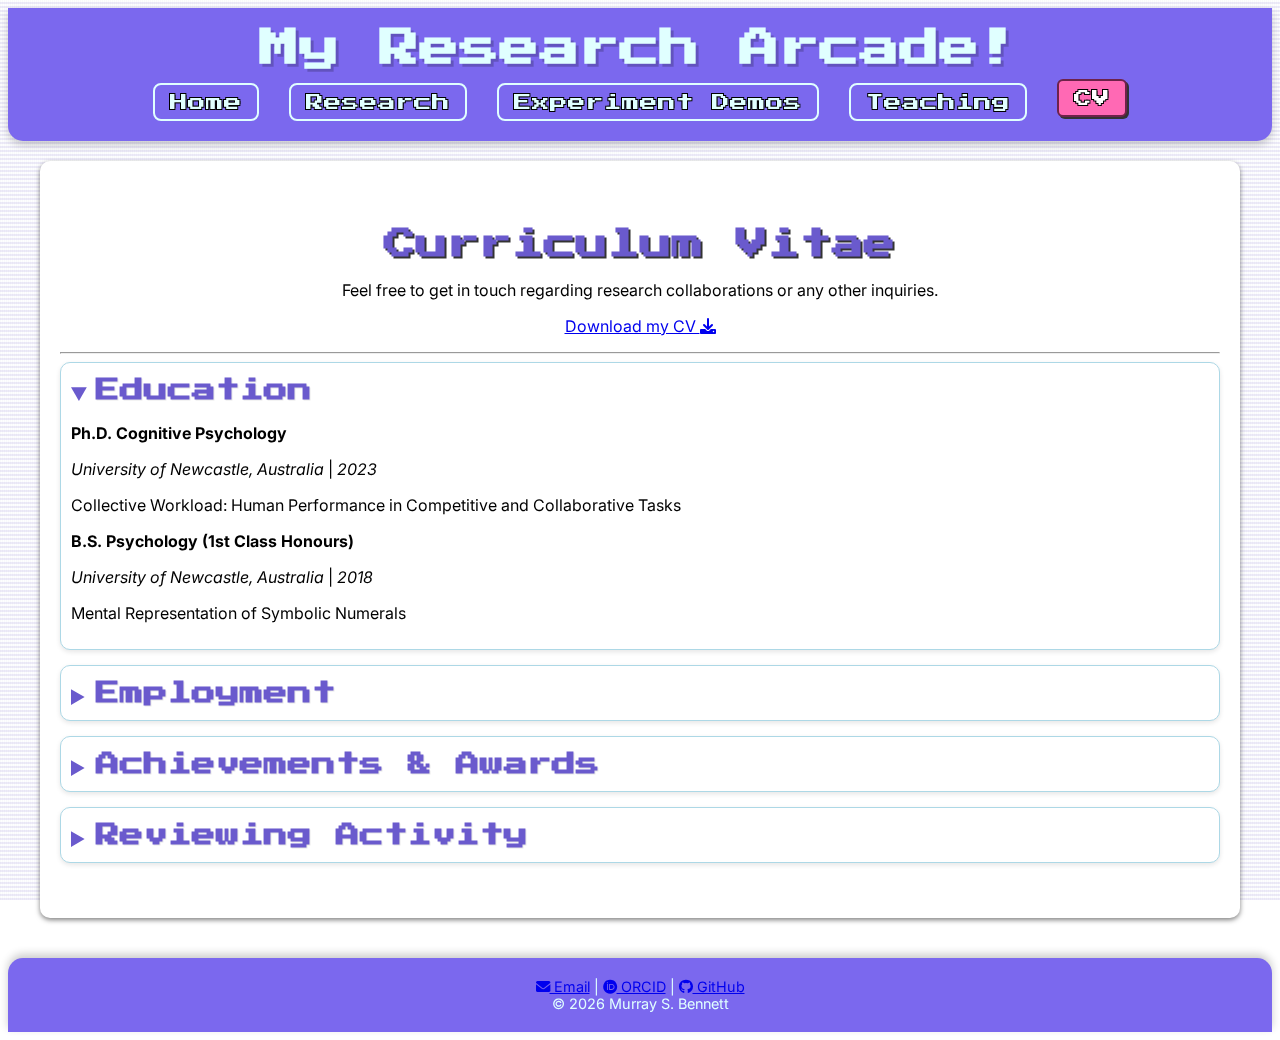
<file: frontend/cv.html>
<!DOCTYPE html>
<html lang="en">
  <head>
    <meta charset="UTF-8" />
    <meta name="viewport" content="width=device-width, initial-scale=1.0" />
    <title>Murray S. Bennett - CV</title>
    <!-- Link to Google Fonts for the clean body text (load first) -->
    <link
      href="https://fonts.googleapis.com/css2?family=Inter:wght@400;700&display=swap"
      rel="stylesheet"
    />
    <!-- Link to Google Fonts for the retro arcade style (load second) -->
    <link
      href="https://fonts.googleapis.com/css2?family=Press+Start+2P&display=swap"
      rel="stylesheet"
    />
    <!-- Link to your custom CSS file -->
    <link rel="stylesheet" href="css/style.css" />
    <!-- Link to Font Awesome for icons -->
    <link
      rel="stylesheet"
      href="https://cdnjs.cloudflare.com/ajax/libs/font-awesome/6.0.0/css/all.min.css"
      xintegrity="sha512-9usAa10IRO0HhonpyAIVpjrylPvoDwiPUiKdWk5t3PyolY1cOd4DSE0Ga+ri4AuTroPR5aQvXU9xC6qOPnzFeg=="
      crossorigin="anonymous"
      referrerpolicy="no-referrer"
    />
  </head>
  <body>
    <header>
      <h1>My Research Arcade!</h1>
      <nav>
        <ul>
          <li><a href="index.html">Home</a></li>
          <li><a href="research.html">Research</a></li>
          <li><a href="experiments.html">Experiment Demos</a></li>
          <li><a href="teaching.html">Teaching</a></li>
          <li><a href="cv.html" class="active">CV</a></li>
        </ul>
      </nav>
    </header>

    <div class="container">
      <section id="cv-content">
        <h2 style="text-align: center">Curriculum Vitae</h2>
        <p style="text-align: center">
          Feel free to get in touch regarding research collaborations or any
          other inquiries.
        </p>
        <p style="text-align: center">
          <a
            href="./assets/documents/MurrayBennettCV.pdf"
            download
            class="button"
            >Download my CV <i class="fas fa-download"></i
          ></a>
        </p>

        <hr />

        <details open>
          <summary>Education</summary>
          <div class="cv-section">
            <p><strong>Ph.D. Cognitive Psychology</strong></p>
            <p><em>University of Newcastle, Australia</em> | <em>2023</em></p>
            <p>
              Collective Workload: Human Performance in Competitive and
              Collaborative Tasks
            </p>
          </div>
          <div class="cv-section">
            <p><strong>B.S. Psychology (1st Class Honours)</strong></p>
            <p><em>University of Newcastle, Australia</em> | <em>2018</em></p>
            <p>Mental Representation of Symbolic Numerals</p>
          </div>
        </details>

        <details>
          <summary>Employment</summary>
          <div class="cv-section">
            <p>
              <strong>Postdoctoral Scholar</strong> <em>(2024 - Present)</em>
            </p>
            <p><em>Department of Psychology, The Ohio State University</em></p>
            <p>Human social judgements and AI confidence</p>
          </div>
          <div class="cv-section">
            <p>
              <strong>Postdoctoral Researcher</strong> <em>(2022 - 2024)</em>
            </p>
            <p>
              <em>Psychology Department, University of Texas at San Antonio</em>
            </p>
            <p>Human and AI perception for melanoma identification</p>
          </div>
          <div class="cv-section">
            <p><strong>Data Analyst</strong> <em>(2021-2022)</em></p>
            <p><em>Hunter New England Health Local Health District</em></p>
            <p>FluTracking and COVID-19 Survey, Australia</p>
          </div>
        </details>

        <details>
          <summary>Achievements & Awards</summary>
          <div class="cv-section">
            <p>
              <strong>2024:</strong> Best presentation People's Choice Award,
              Virtual Mathematical Psychology Conference
            </p>
            <p>
              <strong>2023:</strong> Best poster presentation, UT Health
              Postdoctoral Research Forum
            </p>
            <p>
              <strong>2019:</strong> Summer research internship, University of
              Newcastle's Center for Brain and Mental Health
            </p>
            <p>
              <strong>2018:</strong> Best presentation award, University of
              Newcastle Student Research Conference
            </p>
            <p>
              <strong>2018:</strong> Faculty of Science Commendation List,
              University of Newcastle
            </p>
          </div>
        </details>

        <!-- <details>
          <summary>Select Recent Publications</summary>
          <div class="cv-section">
            <h3>Journal Publications</h3>
            <ul>
              <li>
                Gronau, Q. F., Bennett, M. S., & Houpt, J. W. (2023). A dynamic
                causal response efficiency model for sequential decision-making.
                <em>Journal of Mathematical Psychology.</em>
              </li>
              <li>
                Bennett, M. S., Eidels, A., & Brown, S. D. (2023). Collective
                workload: Human performance in competitive and collaborative
                tasks.
                <em
                  >Journal of Experimental Psychology: Human Perception and
                  Performance.</em
                >
              </li>
              <li>
                Bennett, M. S., Eidels, A., & Brown, S. D. (2022). Human-machine
                systems: Collective workload in competitive and collaborative
                tasks. <em>Frontiers in Psychology.</em>
              </li>
            </ul>

            <h3>In Preparation or Under Review</h3>
            <ul>
              <li>
                Bennett, M. S., et al. (2025). Title of manuscript in
                preparation...
              </li>
            </ul>

            <h3>Conference Proceedings</h3>
            <ul>
              <li>
                Hedley, L. K., Bennett, M. S., & Eidels, A. (2023). The
                relationship between collective workload and team performance.
                <em
                  >Proceedings of the Annual Meeting of the Cognitive Science
                  Society.</em
                >
              </li>
            </ul>
          </div>
        </details> -->

        <details>
          <summary>Reviewing Activity</summary>
          <div class="cv-section">
            <p style="text-align: center">
              <strong>Open to review</strong>
            </p>
            <h3>Peer Reviewer</h3>
            <ul>
              <li>Cognitive Research: Principles and Implications</li>
              <li>Computational Brain and Behaviour</li>
              <li>Topics in Cognitive Science</li>
              <li>Communications Psychology</li>
            </ul>
          </div>
        </details>
      </section>
    </div>

    <footer>
      <p>
        <a href="mailto:bennett.1755@osu.edu"
          ><i class="fas fa-envelope"></i> Email</a
        >
        |
        <a href="https://orcid.org/0000-0001-7309-4915" target="_blank"
          ><i class="fab fa-orcid"></i> ORCID</a
        >
        |
        <a href="https://github.com/MurraySBennett" target="_blank"
          ><i class="fab fa-github"></i> GitHub</a
        >
      </p>
      <p>&copy; <span id="current-year"></span> Murray S. Bennett</p>
    </footer>

    <script>
      document.getElementById("current-year").textContent =
        new Date().getFullYear();
    </script>
  </body>
</html>
</file>
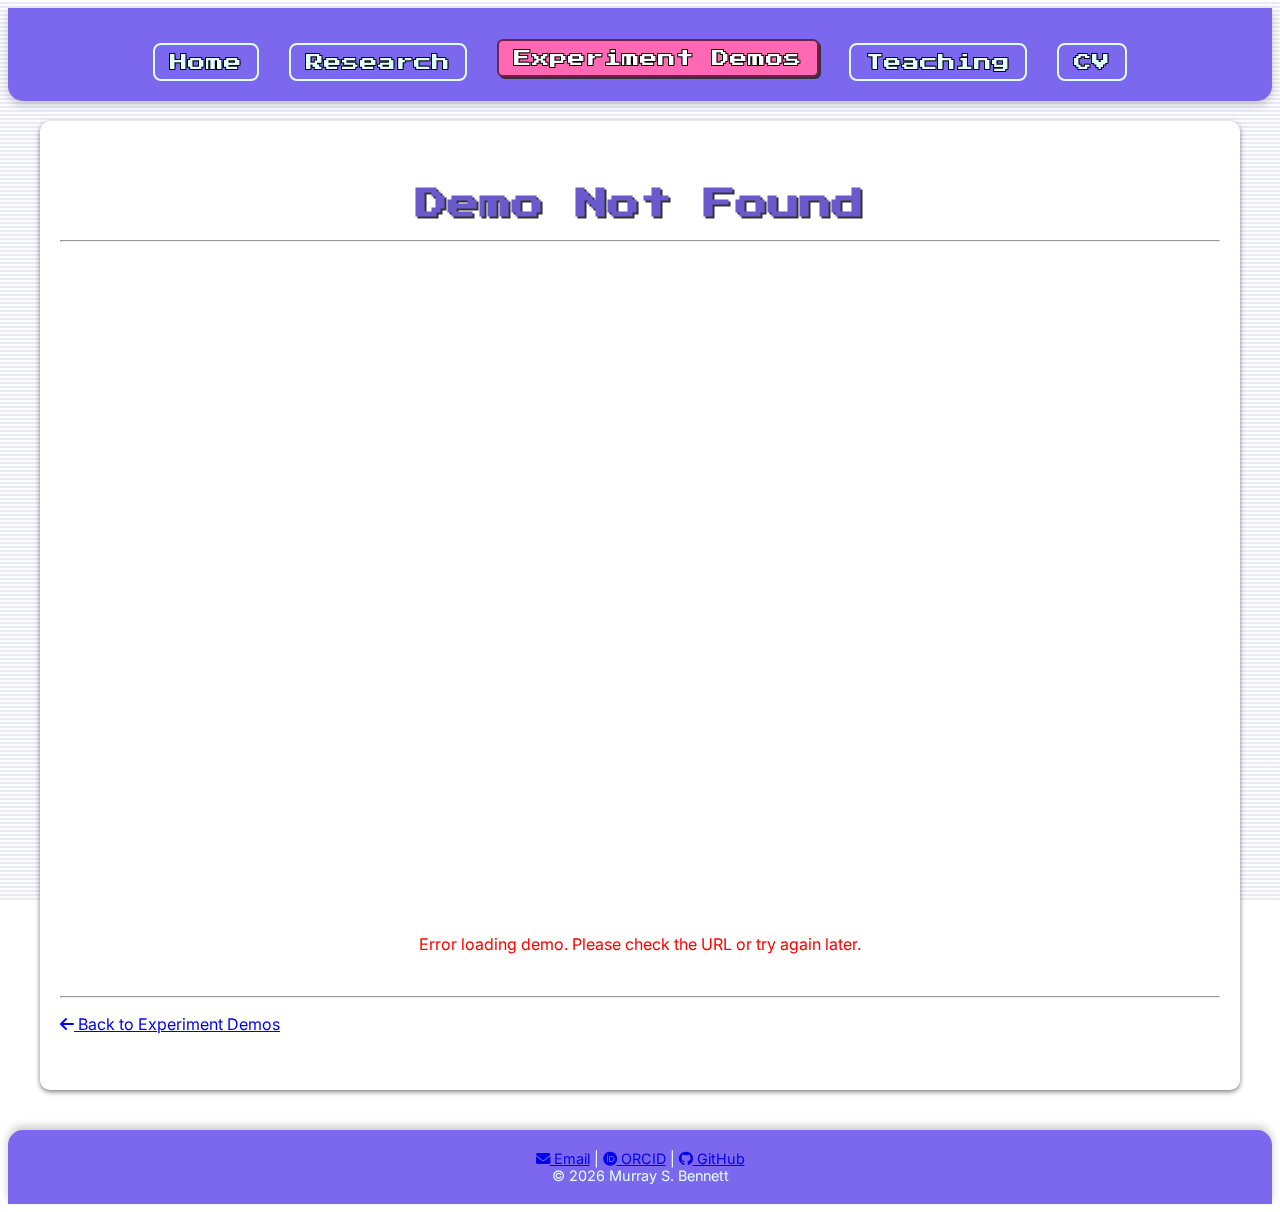
<file: frontend/experiment-demo-viewer.html>
<!DOCTYPE html>
<html lang="en">
  <head>
    <meta charset="UTF-8" />
    <meta name="viewport" content="width=device-width, initial-scale=1.0" />
    <title>Experiment Demo - Murray S. Bennett</title>
    <link
      href="https://fonts.googleapis.com/css2?family=Inter:wght@400;700&display=swap"
      rel="stylesheet"
    />
    <link
      href="https://fonts.googleapis.com/css2?family=Press+Start+2P&display=swap"
      rel="stylesheet"
    />
    <link rel="stylesheet" href="css/style.css" />
    <link
      rel="stylesheet"
      href="https://cdnjs.cloudflare.com/ajax/libs/font-awesome/6.0.0/css/all.min.css"
      xintegrity="sha512-9usAa10IRO0HhonpyAIVpjrylPvoDwiPUiKdWk5t3PyolY1cOd4DSE0Ga+ri4AuTroPR5aQvXU9xC6qOPnzFeg=="
      crossorigin="anonymous"
      referrerpolicy="no-referrer"
    />
  </head>
  <body>
    <header>
      <!-- <h1>My Research Arcade!</h1> -->
      <nav>
        <ul>
          <li><a href="index.html">Home</a></li>
          <li><a href="research.html">Research</a></li>
          <li>
            <a href="experiments.html" class="active">Experiment Demos</a>
          </li>
          <li><a href="teaching.html">Teaching</a></li>
          <li><a href="cv.html">CV</a></li>
        </ul>
      </nav>
    </header>

    <div class="container">
      <section id="demo-viewer-content">
        <h2 id="demo-title">Loading Demo...</h2>
        <hr />
        <br />
        <div
          id="demo-area"
          style="
            min-height: 650px;
            display: flex;
            justify-content: center;
            align-items: center;
          "
        >
          <p>Please wait while the demo loads...</p>
        </div>
        <div
          id="demo-error"
          style="display: none; color: red; text-align: center"
        >
          <p>Error loading demo. Please check the URL or try again later.</p>
        </div>
        <br />
        <hr />
        <p>
          <a href="experiments.html"
            ><i class="fas fa-arrow-left"></i> Back to Experiment Demos</a
          >
        </p>
      </section>
    </div>

    <footer>
      <p>
        <a href="mailto:bennett.1755@osu.edu"
          ><i class="fas fa-envelope"></i> Email</a
        >
        |
        <a href="https://orcid.org/0000-0001-7309-4915" target="_blank"
          ><i class="fab fa-orcid"></i> ORCID</a
        >
        |
        <a href="https://github.com/MurraySBennett" target="_blank"
          ><i class="fab fa-github"></i> GitHub</a
        >
      </p>
      <p>&copy; <span id="current-year"></span> Murray S. Bennett</p>
    </footer>

    <!-- Link to the JavaScript file that will load the specific demo -->
    <script src="js/experiment-demo-loader.js"></script>
    <script>
      document.getElementById("current-year").textContent =
        new Date().getFullYear();
    </script>
  </body>
</html>
</file>
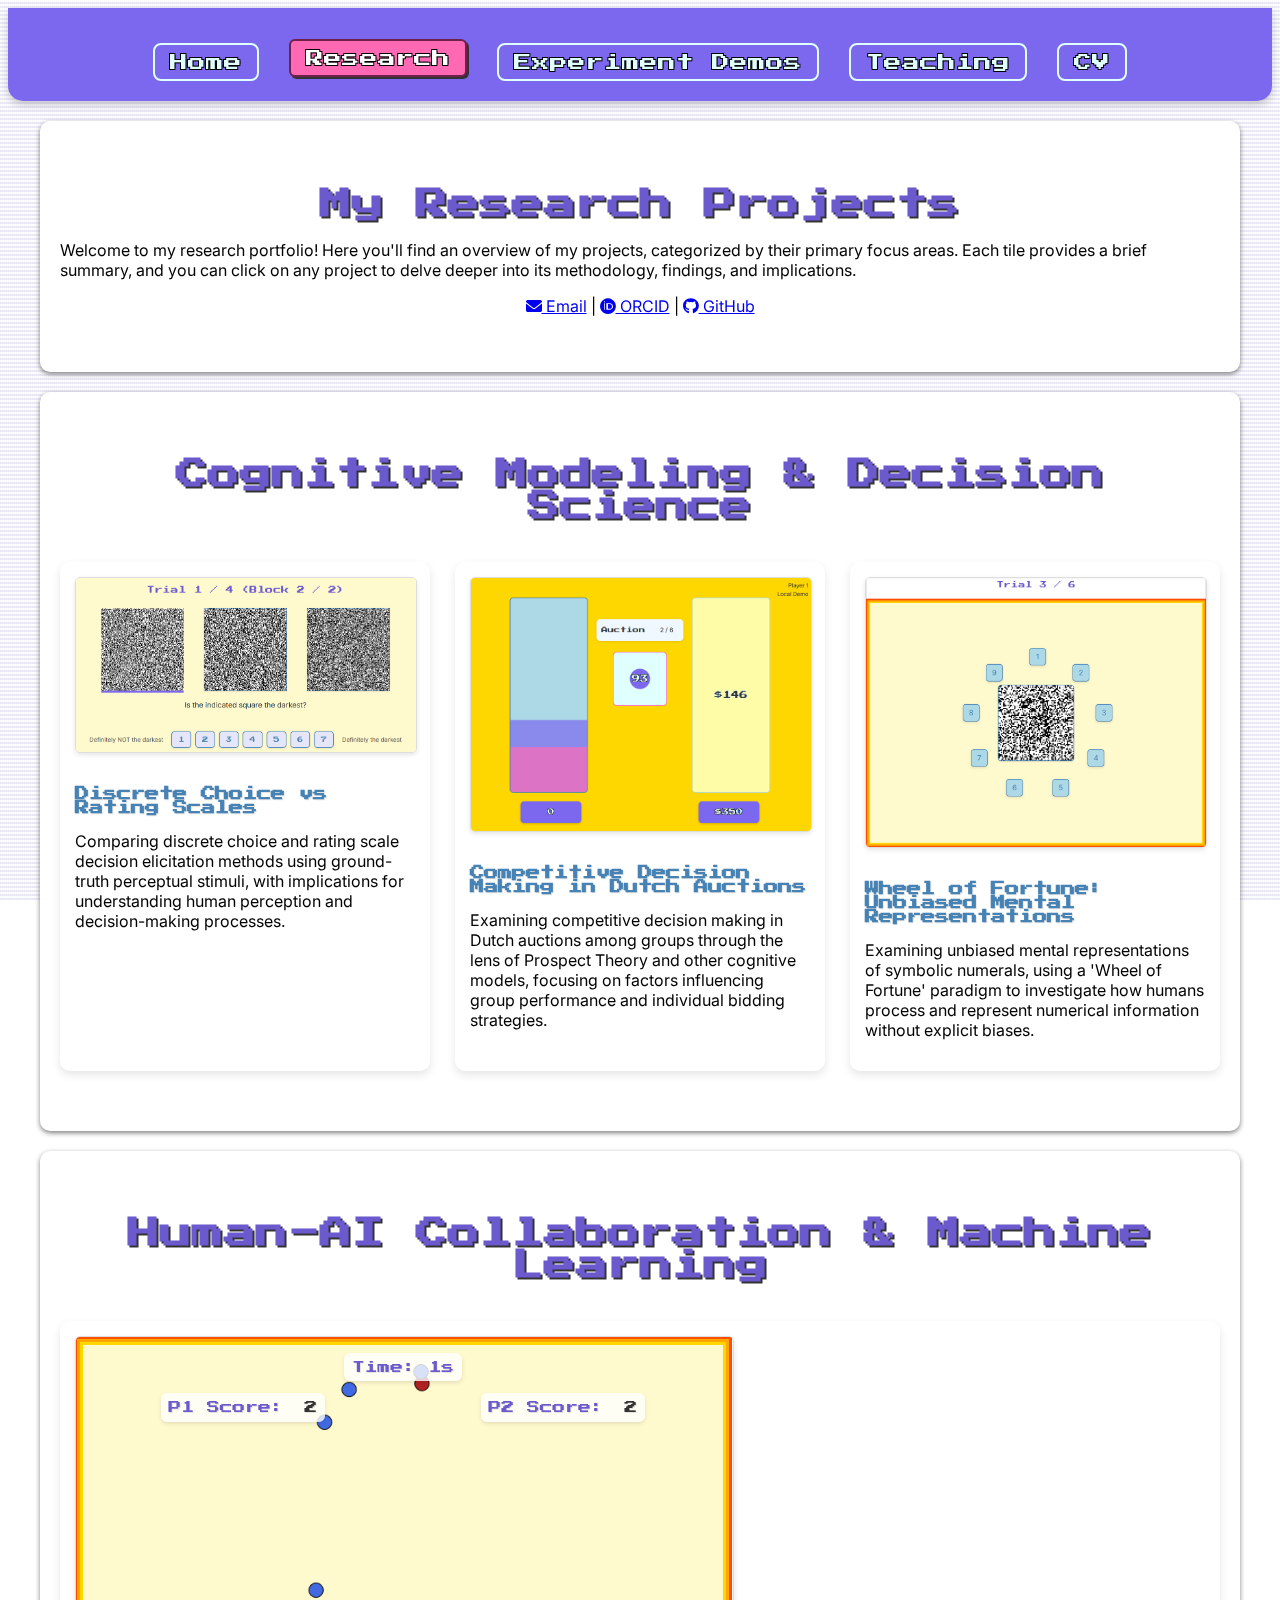
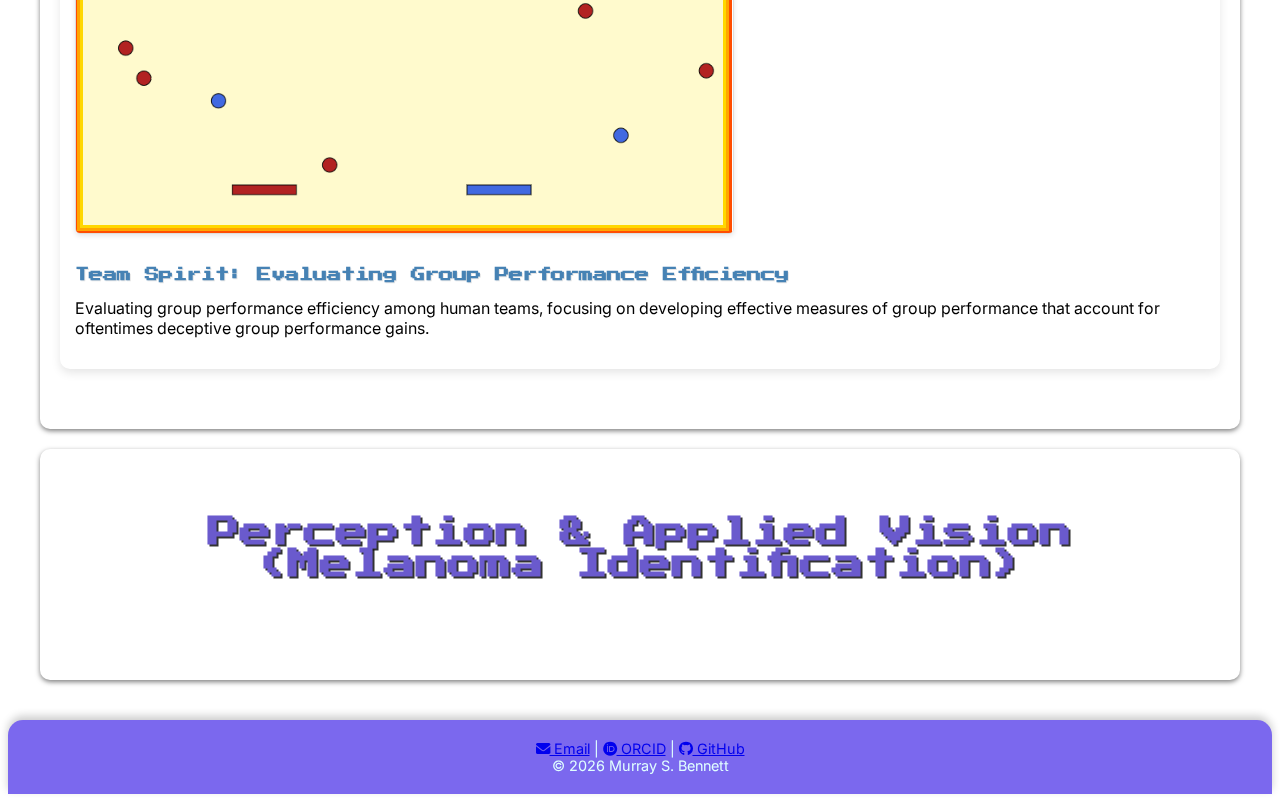
<file: frontend/research.html>
<!DOCTYPE html>
<html lang="en">
  <head>
    <meta charset="UTF-8" />
    <meta name="viewport" content="width=device-width, initial-scale=1.0" />
    <title>Murray S. Bennett - Research</title>
    <link
      href="https://fonts.googleapis.com/css2?family=Inter:wght@400;700&display=swap"
      rel="stylesheet"
    />
    <link
      href="https://fonts.googleapis.com/css2?family=Press+Start+2P&display=swap"
      rel="stylesheet"
    />
    <link rel="stylesheet" href="css/style.css" />
    <link
      rel="stylesheet"
      href="https://cdnjs.cloudflare.com/ajax/libs/font-awesome/6.0.0/css/all.min.css"
      xintegrity="sha512-9usAa10IRO0HhonpyAIVpjrylPvoDwiPUiKdWk5t3PyolY1cOd4DSE0Ga+ri4AuTroPR5aQvXU9xC6qOPnzFeg=="
      crossorigin="anonymous"
      referrerpolicy="no-referrer"
    />
  </head>
  <body>
    <header>
      <!-- <h1>My Research Arcade!</h1> -->
      <nav>
        <ul>
          <li><a href="index.html">Home</a></li>
          <li><a href="research.html" class="active">Research</a></li>
          <li><a href="experiments.html">Experiment Demos</a></li>
          <li><a href="teaching.html">Teaching</a></li>
          <li><a href="cv.html">CV</a></li>
        </ul>
      </nav>
    </header>

    <div class="container">
      <section id="research-intro">
        <h2>My Research Projects</h2>
        <p>
          Welcome to my research portfolio! Here you'll find an overview of my
          projects, categorized by their primary focus areas. Each tile provides
          a brief summary, and you can click on any project to delve deeper into
          its methodology, findings, and implications.
        </p>
        <p style="text-align: center">
          <a href="mailto:bennett.1755@osu.edu"
            ><i class="fas fa-envelope"></i> Email</a
          >
          |
          <a href="https://orcid.org/0000-0001-7309-4915" target="_blank"
            ><i class="fab fa-orcid"></i> ORCID</a
          >
          |
          <a href="https://github.com/MurraySBennett" target="_blank"
            ><i class="fab fa-github"></i> GitHub</a
          >
        </p>
      </section>

      <section id="cognitive-modeling-section">
        <h2>Cognitive Modeling & Decision Science</h2>
        <div class="research-grid">
          <!-- <a
            href="project-detail.html?id=censoring-accumulator-models"
            class="research-tile"
          >
            <img
              src="https://placehold.co/300x200/ADD8E6/4682B4?text=Censoring+EAMs"
              alt="Censoring Accumulator Models Summary"
            />
            <h3>Censoring Accumulator Models</h3>
            <p>
              Examining censoring methods for response time data in evidence
              accumulation models (EAMs) to improve the accuracy and
              interpretability of cognitive insights.
            </p>
          </a> -->
          <a
            href="project-detail.html?id=discrete-choice-rating"
            class="research-tile"
          >
            <img
              src="assets/images/project-icons/dc-rs-demo.png"
              alt="Discrete Choice vs Rating Scale Summary"
            />
            <h3>Discrete Choice vs Rating Scales</h3>
            <p>
              Comparing discrete choice and rating scale decision elicitation
              methods using ground-truth perceptual stimuli, with implications
              for understanding human perception and decision-making processes.
            </p>
          </a>
          <a href="project-detail.html?id=dutch-auction" class="research-tile">
            <img
              src="assets/images/project-icons/dutch-auction-demo.png"
              alt="Dutch Auction Summary"
            />
            <h3>Competitive Decision Making in Dutch Auctions</h3>
            <p>
              Examining competitive decision making in Dutch auctions among
              groups through the lens of Prospect Theory and other cognitive
              models, focusing on factors influencing group performance and
              individual bidding strategies.
            </p>
          </a>
          <!-- <a href="project-detail.html?id=noisy-grt" class="research-tile">
            <img
              src="https://placehold.co/300x200/ADD8E6/4682B4?text=Noisy+GRT"
              alt="Noisy GRT Summary"
            />
            <h3>Noisy General Recognition Theory (GRT)</h3>
            <p>
              Developing General Recognition Theory (GRT) models that explicitly
              incorporate noise and dimensional collapse, providing a more
              nuanced understanding of perceptual decision-making, particularly
              relevant for complex stimuli like medical images.
            </p>
          </a> -->
          <a
            href="project-detail.html?id=wheel-of-fortune"
            class="research-tile"
          >
            <img
              src="assets/images/project-icons/wheel-of-fortune-demo.png"
              alt="Wheel of Fortune Summary"
            />
            <h3>Wheel of Fortune: Unbiased Mental Representations</h3>
            <p>
              Examining unbiased mental representations of symbolic numerals,
              using a 'Wheel of Fortune' paradigm to investigate how humans
              process and represent numerical information without explicit
              biases.
            </p>
          </a>
          <!-- <a
            href="project-detail.html?id=implicit-attitudes"
            class="research-tile"
          >
            <img
              src="https://placehold.co/300x200/ADD8E6/4682B4?text=Implicit+Attitudes"
              alt="Implicit Attitudes Task Summary"
            />
            <h3>Implicit Attitudes Task (IAT) Processing Independence</h3>
            <p>
              Empirically testing processing independence in the Implicit
              Attitudes Task (IAT), a widely used measure in social psychology,
              to refine our understanding of automatic cognitive processes.
            </p>
          </a> -->
        </div>
      </section>

      <section id="human-ai-ml-section">
        <h2>Human-AI Collaboration & Machine Learning</h2>
        <div class="research-grid">
          <a href="project-detail.html?id=team-spirit-hh" class="research-tile">
            <img
              src="assets/images/project-icons/team-spirit-demo.png"
              alt="Team Spirit: Human teams summary"
            />
            <h3>Team Spirit: Evaluating Group Performance Efficiency</h3>
            <p>
              Evaluating group performance efficiency among human teams,
              focusing on developing effective measures of group performance
              that account for oftentimes deceptive group performance gains.
            </p>
          </a>
          <!-- <a href="project-detail.html?id=confidnet" class="research-tile">
            <img
              src="https://placehold.co/300x200/FF69B4/FFF?text=ConfidNet"
              alt="ConfidNet Summary"
            />
            <h3>
              ConfidNet: Confidence Estimation for Melanoma Classification
            </h3>
            <p>
              Generating and evaluating confidence estimates for melanoma
              classification from AI models, focusing on how these estimates can
              foster more robust and transparent human-AI collaboration in
              medical diagnosis.
            </p>
          </a> -->
          <!-- <a href="project-detail.html?id=cdnn-knn" class="research-tile">
            <img
              src="https://placehold.co/300x200/FF69B4/FFF?text=CDNN+kNN"
              alt="CDNN Decisions with kNN Similarity Summary"
            />
            <h3>CDNN Decisions with kNN Similarity</h3>
            <p>
              Analyzing decisions from a CDNN (Convolutional Deep Neural
              Network) based on kNN (k-Nearest Neighbors) similarity metrics
              across various activation layers, providing insights into AI's
              internal representations for melanoma identification.
            </p>
          </a> -->
          <!-- <a
            href="project-detail.html?id=melnet-training"
            class="research-tile"
          >
            <img
              src="https://placehold.co/300x200/FF69B4/FFF?text=MelNet+Training"
              alt="MelNet Training Summary"
            />
            <h3>MelNet: Training Human Perceptual Expertise</h3>
            <p>
              Training human perceptual expertise using CDNN (Convolutional Deep
              Neural Network) activations, aiming to transfer AI insights to
              human learners for improved melanoma identification.
            </p>
          </a> -->
        </div>
      </section>

      <section id="perception-applied-vision-section">
        <h2>Perception & Applied Vision (Melanoma Identification)</h2>
        <div class="research-grid">
          <!-- <a
            href="project-detail.html?id=abc-feature-rating"
            class="research-tile"
          >
            <img
              src="https://placehold.co/300x200/ADD8E6/4682B4?text=ABC+Features"
              alt="ABC Feature Rating Summary"
            />
            <h3>ABC Feature Rating for Melanoma</h3>
            <p>
              Developing a continuous quantitative measure of the perceptual
              strength of shape asymmetry, border irregularity, and color
              variance (ABC features) for melanoma identification, crucial for
              both human and AI diagnostic accuracy.
            </p>
          </a> -->
          <!-- <a
            href="project-detail.html?id=abc-feature-interactions"
            class="research-tile"
          >
            <img
              src="https://placehold.co/300x200/ADD8E6/4682B4?text=ABC+Interactions"
              alt="ABC Feature Interactions Summary"
            />
            <h3>ABC Feature Interactions in Melanoma Identification</h3>
            <p>
              Evaluating perceptual interactions among ABC features in melanoma
              identification, investigating how the combination of asymmetry,
              border irregularity, and color variance influences diagnostic
              judgments.
            </p>
          </a> -->
        </div>
      </section>
    </div>

    <footer>
      <p>
        <a href="mailto:bennett.1755@osu.edu"
          ><i class="fas fa-envelope"></i> Email</a
        >
        |
        <a href="https://orcid.org/0000-0001-7309-4915" target="_blank"
          ><i class="fab fa-orcid"></i> ORCID</a
        >
        |
        <a href="https://github.com/MurraySBennett" target="_blank"
          ><i class="fab fa-github"></i> GitHub</a
        >
      </p>
      <p>&copy; <span id="current-year"></span> Murray S. Bennett</p>
    </footer>

    <script>
      document.getElementById("current-year").textContent =
        new Date().getFullYear();
    </script>
  </body>
</html>
</file>
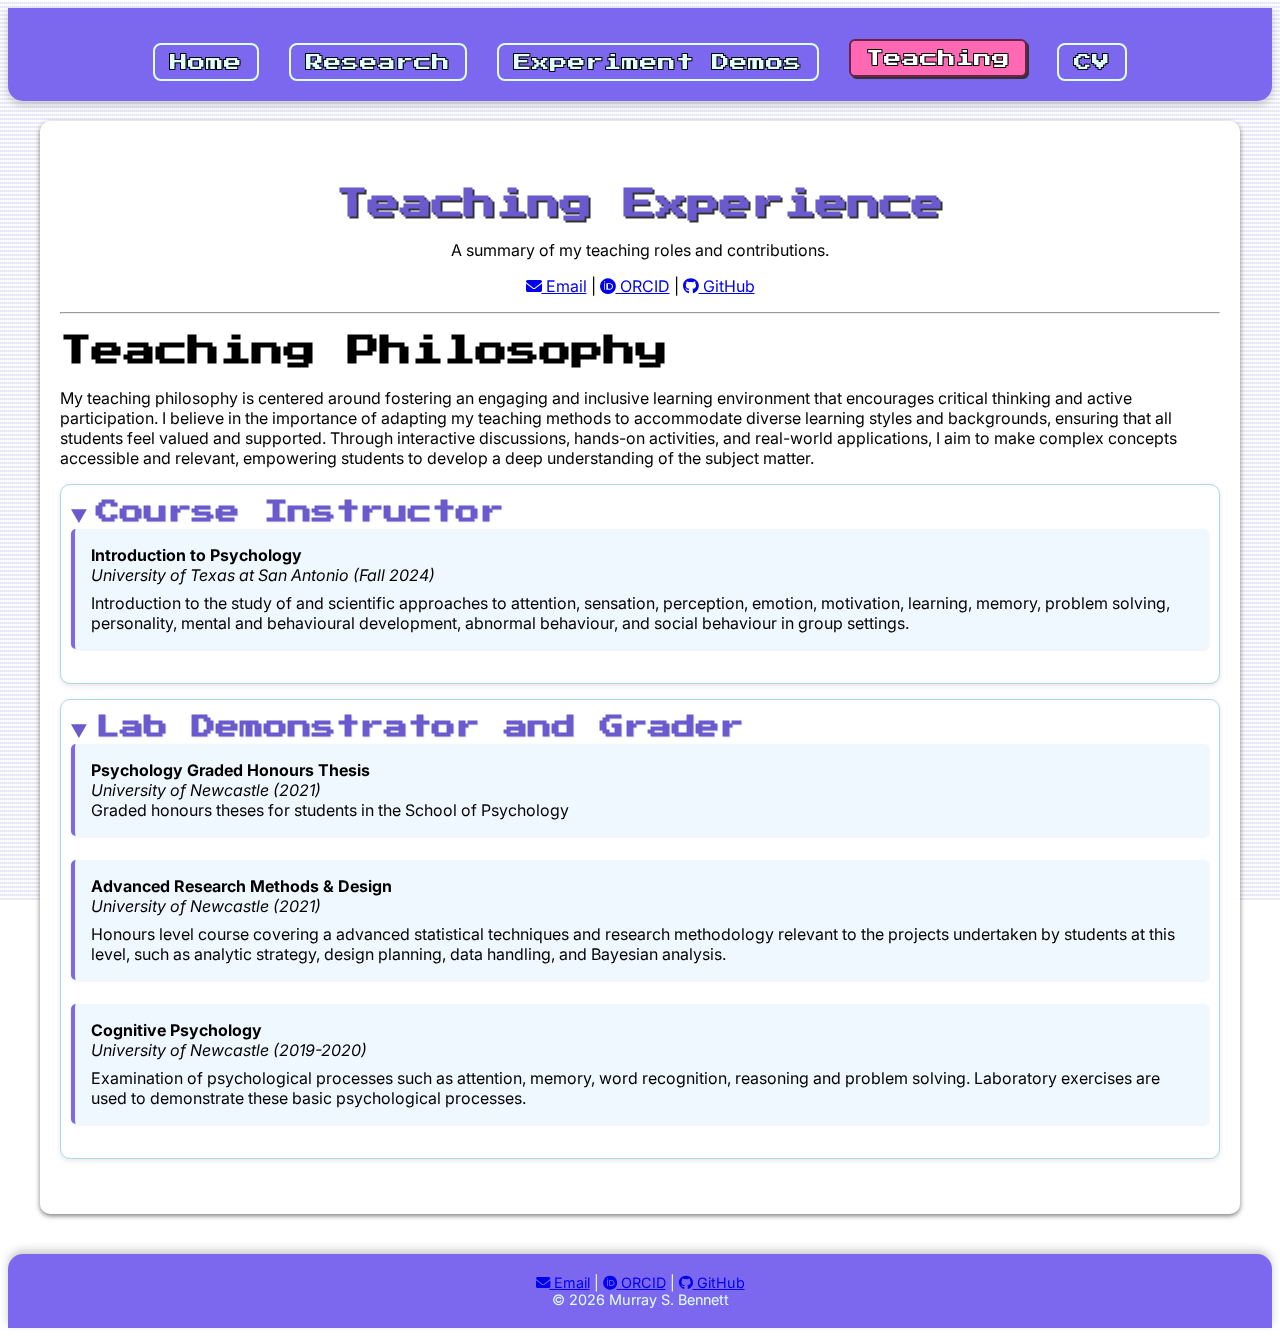
<file: frontend/teaching.html>
<!DOCTYPE html>
<html lang="en">
  <head>
    <meta charset="UTF-8" />
    <meta name="viewport" content="width=device-width, initial-scale=1.0" />
    <title>Murray S. Bennett - Teaching Experience</title>
    <!-- Link to Google Fonts for the clean body text (load first) -->
    <link
      href="https://fonts.googleapis.com/css2?family=Inter:wght@400;700&display=swap"
      rel="stylesheet"
    />
    <!-- Link to Google Fonts for the retro arcade style (load second) -->
    <link
      href="https://fonts.googleapis.com/css2?family=Press+Start+2P&display=swap"
      rel="stylesheet"
    />
    <!-- Link to your custom CSS file -->
    <link rel="stylesheet" href="css/style.css" />
    <!-- Link to Font Awesome for icons -->
    <link
      rel="stylesheet"
      href="https://cdnjs.cloudflare.com/ajax/libs/font-awesome/6.0.0/css/all.min.css"
      xintegrity="sha512-9usAa10IRO0HhonpyAIVpjrylPvoDwiPUiKdWk5t3PyolY1cOd4DSE0Ga+ri4AuTroPR5aQvXU9xC6qOPnzFeg=="
      crossorigin="anonymous"
      referrerpolicy="no-referrer"
    />
  </head>
  <body>
    <header>
      <!-- <h1>My Research Arcade!</h1> -->
      <nav>
        <ul>
          <li><a href="index.html">Home</a></li>
          <li><a href="research.html">Research</a></li>
          <li><a href="experiments.html">Experiment Demos</a></li>
          <li><a href="teaching.html" class="active">Teaching</a></li>
          <li><a href="cv.html">CV</a></li>
        </ul>
      </nav>
    </header>

    <div class="container">
      <section id="teaching-experience">
        <h2 style="text-align: center">Teaching Experience</h2>
        <p style="text-align: center">
          A summary of my teaching roles and contributions.<br />
          <!-- <a
            href="./assets/downloadables/teaching_portfolioMSB.pdf"
            target="_blank"
            >Download my teaching portfolio</a
          > -->
        </p>
        <p style="text-align: center">
          <a href="mailto:bennett.1755@osu.edu"
            ><i class="fas fa-envelope"></i> Email</a
          >
          |
          <a href="https://orcid.org/0000-0001-7309-4915" target="_blank"
            ><i class="fab fa-orcid"></i> ORCID</a
          >
          |
          <a href="https://github.com/MurraySBennett" target="_blank"
            ><i class="fab fa-github"></i> GitHub</a
          >
        </p>

        <hr />
        <div>
          <h1>Teaching Philosophy</h1>
          <p>
            My teaching philosophy is centered around fostering an engaging and
            inclusive learning environment that encourages critical thinking and
            active participation. I believe in the importance of adapting my
            teaching methods to accommodate diverse learning styles and
            backgrounds, ensuring that all students feel valued and supported.
            Through interactive discussions, hands-on activities, and real-world
            applications, I aim to make complex concepts accessible and
            relevant, empowering students to develop a deep understanding of the
            subject matter.
          </p>
        </div>

        <details open>
          <summary>Course Instructor</summary>
          <div class="teaching-entry">
            <p style="margin-bottom: 0.5em">
              <strong>Introduction to Psychology</strong>
              <br /><em>University of Texas at San Antonio (Fall 2024)</em>
            </p>
            <p>
              Introduction to the study of and scientific approaches to
              attention, sensation, perception, emotion, motivation, learning,
              memory, problem solving, personality, mental and behavioural
              development, abnormal behaviour, and social behaviour in group
              settings.
            </p>
          </div>
        </details>

        <details open>
          <summary>Lab Demonstrator and Grader</summary>
          <div class="teaching-entry">
            <p>
              <strong>Psychology Graded Honours Thesis</strong><br />
              <em>University of Newcastle (2021)</em>
            </p>
            <p>
              Graded honours theses for students in the School of Psychology
            </p>
          </div>
          <div class="teaching-entry">
            <p style="margin-bottom: 0.5em">
              <strong>Advanced Research Methods & Design</strong><br />
              <em>University of Newcastle (2021)</em>
            </p>
            <p>
              Honours level course covering a advanced statistical techniques
              and research methodology relevant to the projects undertaken by
              students at this level, such as analytic strategy, design
              planning, data handling, and Bayesian analysis.
            </p>
          </div>
          <div class="teaching-entry">
            <p style="margin-bottom: 0.5em">
              <strong>Cognitive Psychology</strong><br />
              <em>University of Newcastle (2019-2020)</em>
            </p>
            <p>
              Examination of psychological processes such as attention, memory,
              word recognition, reasoning and problem solving. Laboratory
              exercises are used to demonstrate these basic psychological
              processes.
            </p>
          </div>
        </details>
      </section>
    </div>

    <footer>
      <p>
        <a href="mailto:bennett.1755@osu.edu"
          ><i class="fas fa-envelope"></i> Email</a
        >
        |
        <a href="https://orcid.org/0000-0001-7309-4915" target="_blank"
          ><i class="fab fa-orcid"></i> ORCID</a
        >
        |
        <a href="https://github.com/MurraySBennett" target="_blank"
          ><i class="fab fa-github"></i> GitHub</a
        >
      </p>
      <p>&copy; <span id="current-year"></span> Murray S. Bennett</p>
    </footer>

    <script>
      document.getElementById("current-year").textContent =
        new Date().getFullYear();
    </script>
  </body>
</html>
</file>
<file: frontend/css/style.css>
/* Pastel flicker + noise drift in one animation */
@keyframes pastelFlickerDrift {
  0% {
    opacity: 0.25;
    background-position: 0 0, 0 0;
  }
  50% {
    opacity: 0.3;
    background-position: 0 50px, 0 0;
  }
  100% {
    opacity: 0.25;
    background-position: 0 100px, 0 0;
  }
}

/* Stronger pastel overlay with synced drift */
body::before {
  content: "";
  position: fixed;
  top: 0;
  left: 0;
  width: 100vw;
  height: 100vh;
  z-index: 0;
  pointer-events: none;

  background-image:
    /* Noise texture - vertical lines */ repeating-linear-gradient(
      90deg,
      rgba(0, 0, 0, 0.02) 0px,
      rgba(0, 0, 0, 0.02) 1px,
      transparent 1px,
      transparent 2px
    ),
    /* Diagonal stripes */
      repeating-linear-gradient(
        0deg,
        rgba(106, 90, 205, 0.12) 0px,
        rgba(106, 90, 205, 0.12) 2px,
        rgba(240, 248, 255, 0.12) 2px,
        rgba(240, 248, 255, 0.12) 4px
      );

  background-blend-mode: overlay;
  animation: pastelFlickerDrift 15s linear infinite;
}

/* Keep content above */
body > * {
  position: relative;
  z-index: 1;
}

/* Headings keep retro font */
h1,
h2,
h3 {
  font-family: "Press Start 2P", cursive;
}

p {
  font-family: "Inter", sans-serif;
}

/* Content container */
.container {
  max-width: 1200px;
  margin: 0 auto;
  padding: 20px;
  flex-grow: 1;
}

/* Header */
header {
  background-color: #7b68ee; /* MediumSlateBlue */
  color: #e0ffff; /* LightCyan */
  padding: 20px 0;
  text-align: center;
  box-shadow: 0 4px 8px rgba(0, 0, 0, 0.2);
  border-radius: 0 0 15px 15px;
  position: sticky;
  top: 0;
  z-index: 1000;
}

header h1 {
  margin: 0;
  font-size: 2.5em;
  text-shadow: 3px 3px 0px rgba(0, 0, 0, 0.2);
}

/* Navigation */
nav {
  margin-top: 15px;
}

nav ul {
  list-style: none;
  padding: 0;
  margin: 0;
  display: flex;
  justify-content: center;
  flex-wrap: wrap;
}

nav ul li {
  margin: 0 15px;
}

nav ul li a {
  color: #e0ffff;
  text-decoration: none;
  font-size: 1.1em;
  padding: 8px 15px;
  border: 2px solid #e0ffff;
  border-radius: 8px;
  transition: transform 0.15s steps(2, start), box-shadow 0.15s steps(2, start);
  display: block;
  text-shadow: -1px -1px 0 black, 1px -1px 0 black, -1px 1px 0 black,
    1px 1px 0 black;
  font-family: "Press Start 2P", cursive;
}

nav ul li a:hover,
nav ul li a.active {
  background-color: #ff69b4; /* HotPink */
  color: #fff;
  border: 2px solid #6e224a;
  border-radius: 6px;
  transform: translateY(-4px);
  box-shadow: 2px 2px 0 #333;
}

/* Section */
section {
  padding: 40px 20px;
  margin-bottom: 20px;
  background-color: #fff;
  border-radius: 10px;
  box-shadow: 0 2px 5px rgba(0, 0, 0, 0.5);
}

section h2 {
  color: #6a5acd; /* SlateBlue */
  font-size: 2em;
  margin-bottom: 20px;
  text-align: center;
  text-shadow: 2px 2px 0px rgba(0, 0, 0, 0.8);
}

section h3 {
  color: #4682b4; /* SteelBlue */
  font-size: 0.9em;
  margin-top: 20px;
  margin-bottom: 10px;
  text-shadow: 1px 1px 0px rgba(0, 0, 0, 0.1);
}

/* Profile Section */
.profile-section {
  display: flex;
  align-items: center;
  gap: 2em;
  margin-bottom: 2em;
  flex-wrap: wrap;
}

.profile-section h1 {
  font-size: 2em;
  margin: 0 0 5px;
  color: #6a5acd;
  text-shadow: 2px 2px 0px rgba(0, 0, 0, 0.1);
}

.profile-section p {
  margin-bottom: 10px;
  font-size: 1em;
  color: #333;
}

/* Research Areas */
.research-areas {
  display: flex;
  justify-content: space-around;
  gap: 25px;
  margin-top: 2em;
  text-align: center;
  flex-wrap: wrap;
}

.research-card {
  background-color: #f0f8ff;
  border: 2px solid #add8e6;
  border-radius: 10px;
  padding: 20px;
  flex: 1;
  min-width: 280px;
  box-shadow: 0 2px 5px rgba(0, 0, 0, 0.1);
  transition: transform 0.2s ease, box-shadow 0.2s ease, border-color 0.2s ease;
}

.research-card:hover {
  transform: translateY(-5px);
  box-shadow: 0 8px 15px rgba(0, 0, 0, 0.2);
  border-color: #ffd700;
}

.research-card h3 {
  margin-top: 0;
  color: #4682b4;
  font-size: 1.5em;
  text-shadow: 1px 1px 0px rgba(0, 0, 0, 0.1);
}

.research-card p {
  font-size: 0.9em;
  color: #555;
}

/* Research Grid & Tiles */
.research-grid {
  display: grid;
  grid-template-columns: repeat(auto-fit, minmax(280px, 1fr));
  gap: 25px;
  padding: 20px 0;
}

.research-tile {
  display: block;
  text-decoration: none;
  color: inherit;
  background-color: #fff;
  padding: 15px;
  border-radius: 10px;
  box-shadow: 0 4px 10px rgba(0, 0, 0, 0.1);
  transition: transform 0.2s ease, box-shadow 0.2s ease;
}

.research-tile:hover {
  transform: translateY(-5px);
  box-shadow: 0 8px 15px rgba(0, 0, 0, 0.2);
}

.research-tile img {
  max-width: 100%;
  height: auto;
  object-fit: cover;
  border-radius: 5px;
  margin: 0 auto 10px;
  border: 1px solid #ddd;
  box-shadow: 0 2px 5px rgba(0, 0, 0, 0.1);
}

/* Footer */
footer {
  background-color: #7b68ee;
  color: #e0ffff;
  text-align: center;
  padding: 20px 0;
  margin-top: auto;
  border-radius: 15px 15px 0 0;
  box-shadow: 0 -4px 8px rgba(0, 0, 0, 0.2);
}

footer p {
  margin: 0;
  font-size: 0.9em;
}

/* Responsive */
@media (max-width: 480px) {
  header h1 {
    font-size: 1.5em;
  }
  section h2 {
    font-size: 1.5em;
  }
  .container {
    padding: 10px;
  }
  .profile-photo {
    width: 100px;
    height: 100px;
  }
}

@media (max-width: 768px) {
  header h1 {
    font-size: 2em;
  }
  nav ul {
    flex-direction: column;
    align-items: center;
  }
  nav ul li {
    margin: 5px 0;
  }
  nav ul li a {
    font-size: 0.9em;
    padding: 6px 12px;
  }
  .profile-section {
    flex-direction: column;
    text-align: center;
  }
  .research-areas {
    flex-direction: column;
    align-items: center;
  }
  .research-card {
    width: 90%;
  }
  .research-grid {
    grid-template-columns: 1fr;
  }
}

/* Teaching Page */
details {
  border: 1px solid #add8e6;
  border-radius: 10px;
  margin-bottom: 15px;
  padding: 10px;
  background-color: #fff;
  box-shadow: 0 2px 5px rgba(0, 0, 0, 0.1);
}

details summary {
  font-size: 1.5em;
  font-weight: bold;
  cursor: pointer;
  padding: 5px 0;
  color: #6a5acd;
  font-family: "Press Start 2P", cursive;
  text-shadow: 1px 1px 0px rgba(0, 0, 0, 0.1);
}

.teaching-entry {
  margin-bottom: 1.5em;
  padding: 1em;
  background-color: #f0f8ff;
  border-left: 4px solid #7b68ee;
  border-radius: 5px;
  box-shadow: 0 1px 3px rgba(0, 0, 0, 0.08);
}

.teaching-entry p {
  margin: 0;
}

/* Konami Mode */
body.konami-mode {
  background-color: #0d0f1a !important;
  color: #00ff00 !important;
}

body.konami-mode section,
body.konami-mode .research-card,
body.konami-mode .research-tile,
body.konami-mode details,
body.konami-mode .teaching-entry {
  background-color: #1a1a2e !important;
  color: #00ff00 !important;
  border-color: #00ff00 !important;
  box-shadow: 0 0 8px rgba(0, 255, 0, 0.3) !important;
}

body.konami-mode h1,
body.konami-mode h2,
body.konami-mode h3,
body.konami-mode summary {
  color: #00ff00 !important;
  text-shadow: 0 0 3px lime, 0 0 6px lime; /* toned down glow */
}

body.konami-mode nav ul li a {
  color: black !important;
  background-color: lime !important;
  border-color: black !important;
  text-shadow: none !important;
}

body.konami-mode nav ul li a:hover {
  background-color: #222 !important;
  color: lime !important;
  border-color: lime !important;
  box-shadow: 0 0 5px lime !important;
}

body.konami-mode .research-card p,
body.konami-mode .teaching-entry p,
body.konami-mode .profile-section p {
  color: #00ff00 !important;
}

body.konami-mode .profile-photo {
  border-color: #00ff00 !important;
  box-shadow: 0 0 8px rgba(0, 255, 0, 0.3);
}

body.konami-mode header,
body.konami-mode footer {
  background-color: lime !important;
  color: black !important;
  box-shadow: 0 0 8px lime !important;
}

/* CRT flicker + noise drift in one animation */
@keyframes crtFlickerDrift {
  0% {
    opacity: 0.9;
    background-position: 0 0, 0 0;
  }
  50% {
    opacity: 1;
    background-position: 0 50px, 0 0;
  }
  100% {
    opacity: 0.9;
    background-position: 0 100px, 0 0;
  }
}

body.konami-mode::before {
  content: "";
  position: fixed;
  top: 0;
  left: 0;
  width: 100vw;
  height: 100vh;
  z-index: 0;
  pointer-events: none;

  background-image:
    /* Noise texture - vertical lines */ repeating-linear-gradient(
      0deg,
      rgba(255, 255, 255, 0.02) 0px,
      rgba(255, 255, 255, 0.02) 1px,
      transparent 1px,
      transparent 2px
    ),
    /* Bright RGB scanlines */
      repeating-linear-gradient(
        0deg,
        rgba(255, 0, 0, 0.05) 0px,
        rgba(0, 255, 0, 0.05) 1px,
        rgba(0, 0, 255, 0.05) 2px,
        transparent 3px
      );

  background-blend-mode: screen;
  animation: crtFlickerDrift 8s linear infinite;
}

#pacman-container {
  position: relative;
  width: 150px;
  height: 150px;
  overflow: visible;
}

#profile-pacman {
  width: 100%;
  transition: transform 0.3s ease;
}

#profile-photo.bite {
  border-color: #00ff00;
  animation: bitePulse 0.3s ease-out;
}

@keyframes bitePulse {
  0% {
    transform: scale(1);
    box-shadow: 0 0 0 0 rgba(255, 255, 0, 0.7);
  }
  50% {
    transform: scale(1.1);
    box-shadow: 0 0 15px 5px #00ff00;
  }
  100% {
    transform: scale(1);
    box-shadow: 0 0 0 0 rgba(255, 255, 0, 0);
  }
}

@keyframes pulse {
  0% {
    box-shadow: 0 0 0 0 rgba(255, 255, 0, 0.7);
  }
  70% {
    box-shadow: 0 0 0 20px rgba(255, 255, 0, 0);
  }
  100% {
    box-shadow: 0 0 0 0 rgba(255, 255, 0, 0);
  }
}

#pacman-container.shake {
  animation: shake 0.5s;
}

#game-area {
  width: 600px;
  height: 128px;
  overflow: hidden;
  margin-top: 0; /* no extra margin */
}

@keyframes shake {
  0% {
    transform: translate(0, 0);
  }
  20% {
    transform: translate(-5px, 0);
  }
  40% {
    transform: translate(5px, 0);
  }
  60% {
    transform: translate(-5px, 0);
  }
  80% {
    transform: translate(5px, 0);
  }
  100% {
    transform: translate(0, 0);
  }
}

.profile-photo {
  width: 150px;
  height: 150px;
  border-radius: 50%;
  object-fit: cover;
  border: 3px solid #7b68ee;
  box-shadow: 0 4px 8px rgba(0, 0, 0, 0.2);
  cursor: pointer;
  transition: transform 0.1s ease-in-out, box-shadow 0.1s ease-in-out;
  /* animation: pulse 1.5s infinite; */
}
#profile-photo:active {
  transform: scale(0.95); /* Shrinks the button slightly on press */
  box-shadow: 0 2px 5px rgba(255, 255, 0, 0.5); /* Reduces shadow to simulate being pressed down */
}

@keyframes pulse {
  0% {
    box-shadow: 0 0 0 0 rgba(255, 255, 0, 0.7);
  }
  70% {
    box-shadow: 0 0 0 20px rgba(255, 255, 0, 0);
  }
  100% {
    box-shadow: 0 0 0 0 rgba(255, 255, 0, 0);
  }
}

.sprite {
  position: absolute;
  top: 50%;
  height: 64px; /* same height as pacman container */
  width: 64px;
  user-select: none;
  pointer-events: none;
  transition: left 0.1s linear;
  transform: translateY(-50%);
  object-fit: contain;
}

.top-row {
  display: flex;
  align-items: center; /* vertically center photo & game */
  gap: 20px; /* spacing between photo & game */
}

.profile-info {
  margin-top: 20px; /* some space below game/photo row */
}
</file>
